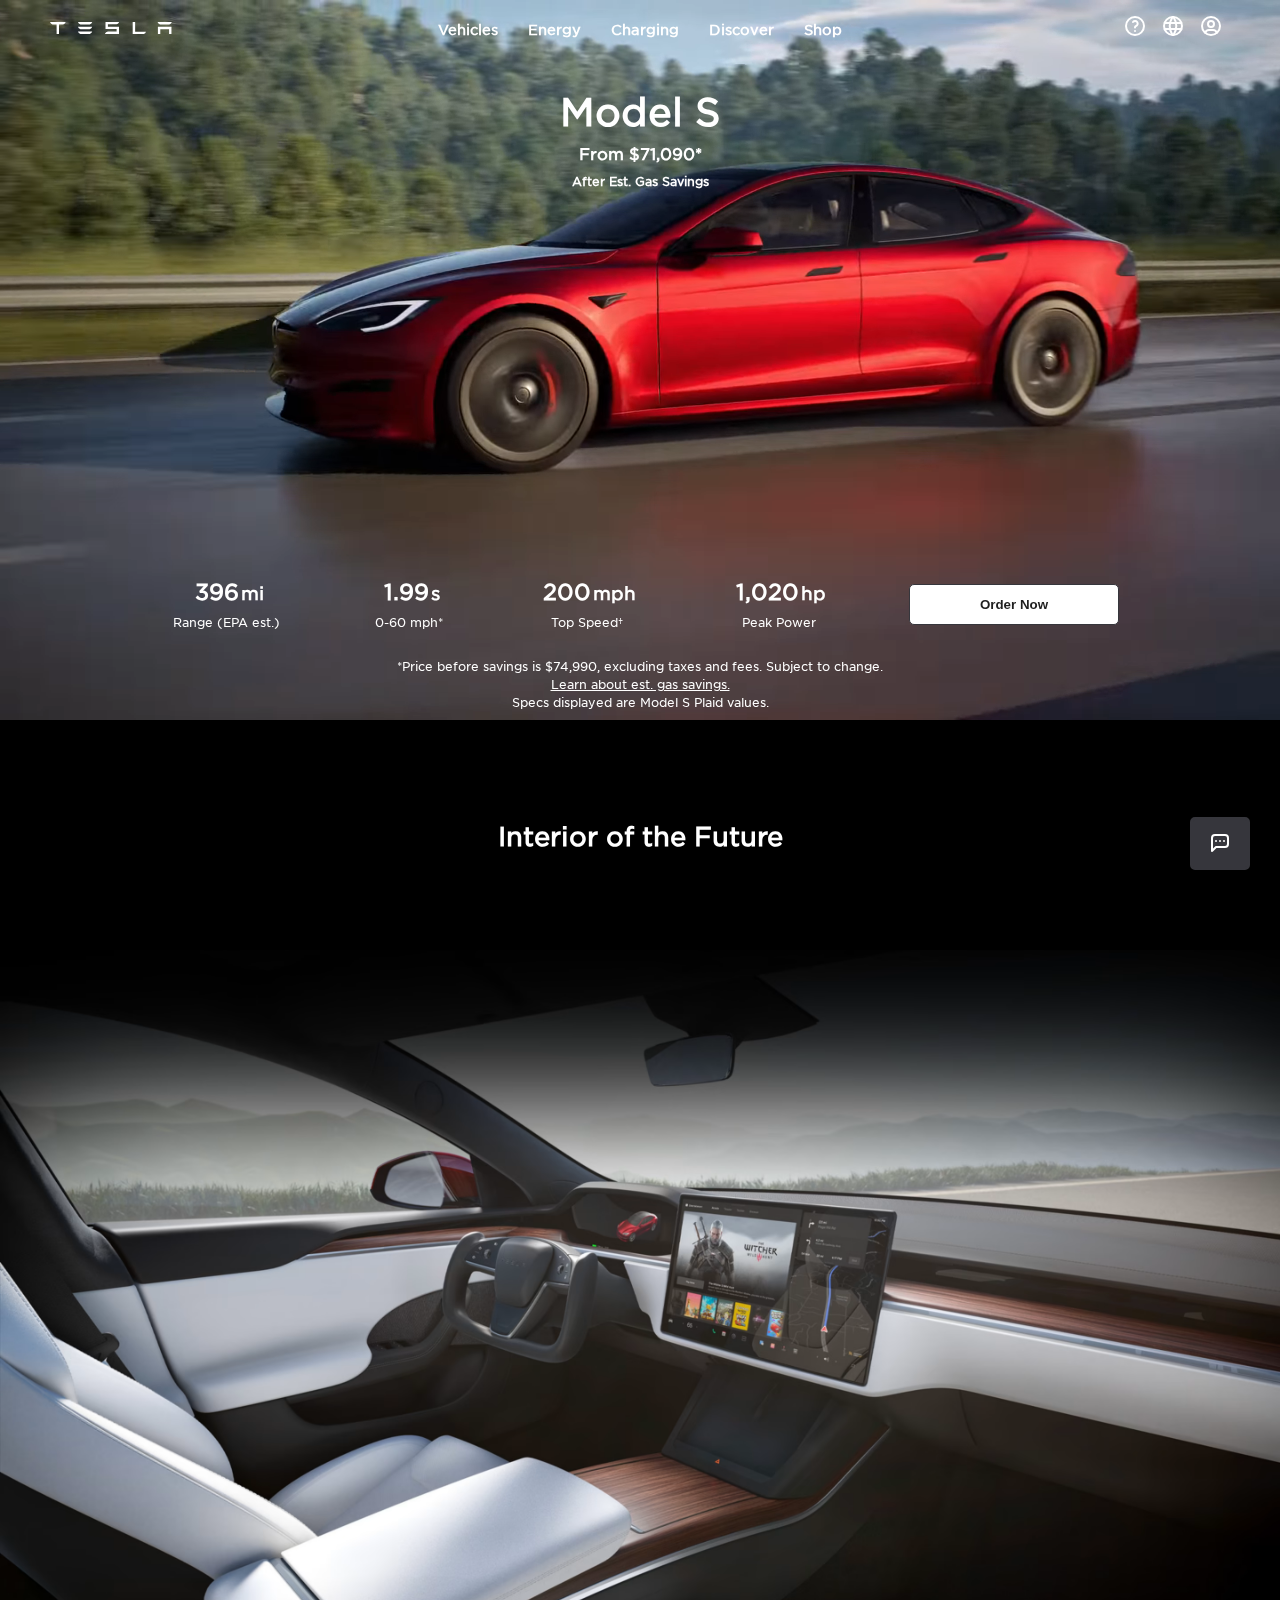
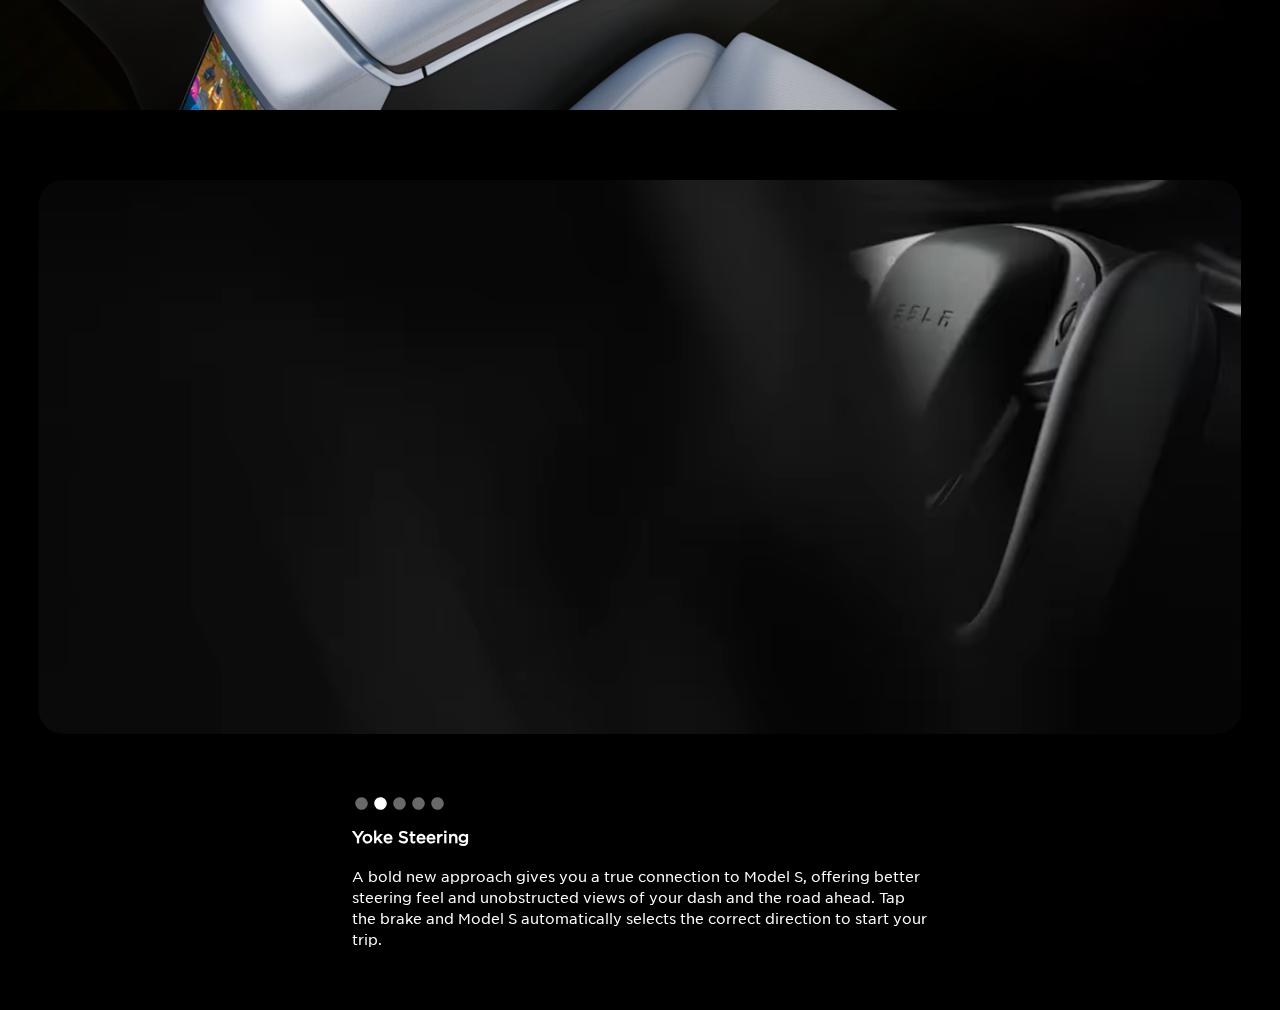
<file: index.html>
<!DOCTYPE html>
<html lang="en">

<head>
  <meta charset="UTF-8">
  <meta name="viewport" content="width=device-width, initial-scale=1.0">
  <title>Model S | Tesla</title>
  <link rel="stylesheet" href="./assets/css/style.css">
  <link rel="shortcut icon" href="./assets/img/favicon-196x196.png" type="image/x-icon">
</head>

<body>

  <header id="main-header">
    <nav id="navbar">
      <section class="container">
        <a href="#"><img id="svg-header-logo" class="filter-white" src="./assets/img/tesla-header-logo.svg" alt="Tesla logo"></a>

        <section id="navbar-mid-section">
          <ul>
            <li><a href="#" class="btn">Vehicles</a></li>
            <li><a href="#" class="btn">Energy</a></li>
            <li><a href="#" class="btn">Charging</a></li>
            <li><a href="#" class="btn">Discover</a></li>
            <li><a href="#" class="btn">Shop</a></li>
          </ul>
        </section>

        <section id="navbar-right-section">
          <ul>
            <li><a href="#"><img src="./assets/img/tabler-icons/help.svg" alt="help icon for support" class="filter-white"></a></li>
            <li><a href="#"><img src="./assets/img/tabler-icons/world.svg" alt="globe icon for regions and countires" class="filter-white"></a></li>
            <li><a href="#"><img src="./assets/img/tabler-icons/user-circle.svg" alt="user profile icon" class="filter-white"></a></li>
          </ul>
        </section>
      </section>
    </nav>
  </header>

  <main>

    <button id="fixed-chat-button"><img src="./assets/img/tabler-icons/message-dots.svg" alt="chat icon"
        class="filter-white"></button>

    <section id="section1" class="page-section">
      <video class="fitted-video" playsinline autoplay muted loop>
        <source src="./assets/vids/video1.webm">
      </video>

      <section id="main-info">
        <h1>Model S</h1>
        <h2>From $71,090*</h2>
        <p>After Est. Gas Savings</p>
      </section>

      <section id="main-details">
        <section class="detail-section">
          <h2>396 <span class="unit">mi</span></h2>
          <p>Range (EPA est.)</p>
        </section>
        <section class="detail-section">
          <h2>1.99 <span class="unit">s</span></h2>
          <p>0-60 mph*</p>
        </section>
        <section class="detail-section">
          <h2>200 <span class="unit">mph</span></h2>
          <p>Top Speed†</p>
        </section>
        <section class="detail-section">
          <h2>1,020 <span class="unit">hp</span></h2>
          <p>Peak Power</p>
        </section>
        <button>Order Now</button>
      </section>

      <footer>
        <p>*Price before savings is $74,990, excluding taxes and fees. Subject to change. <br>
          <a href="#">Learn about est. gas savings.</a> <br>
          Specs displayed are Model S Plaid values.
        </p>
      </footer>

    </section>

    <section id="section2" class="page-section">
      <h1>Interior of the Future</h1>
      <section class="bg-image"></section>
    </section>

    <section id="section3" class="page-section">
      <video playsinline autoplay muted loop src="./assets/vids/video3.webm"></video>
      
      <section id="section3-features">
        <section class="gallery-buttons">
          <ul>
            <li><a href="#"><img class="filter-grey" src="./assets/img/tabler-icons/circle-filled.svg" alt=""></a></li>
            <li><a href="#"><img class="filter-white" src="./assets/img/tabler-icons/circle-filled.svg" alt=""></a></li>
            <li><a href="#"><img class="filter-grey" src="./assets/img/tabler-icons/circle-filled.svg" alt=""></a></li>
            <li><a href="#"><img class="filter-grey" src="./assets/img/tabler-icons/circle-filled.svg" alt=""></a></li>
            <li><a href="#"><img class="filter-grey" src="./assets/img/tabler-icons/circle-filled.svg" alt=""></a></li>
          </ul>
        </section>
        <section id="feature-info">
          <h1>Yoke Steering</h1>
          <p>A bold new approach gives you a true connection to Model S, offering better steering feel and unobstructed views of your dash and the road ahead. Tap the brake and Model S automatically selects the correct direction to start your trip. </p>
        </section>
      </section>
    </section>
  </main>
</body>

</html>
</file>
<file: assets/css/style.css>
@font-face {
  font-family: GothamFont1;
  src: url("./../fonts/GothamSSm-Book_Web.woff2");
}

/* Reset */
* {
  margin: 0;
  padding: 0;
  box-sizing: border-box;
}

body {
  font-family: GothamFont1, 'Segoe UI', Tahoma, Geneva, Verdana, sans-serif;
  color: white;
}

/* Utilities */
.page-section {
  width: 100%;
  height: 720px;
  background: black;
  overflow: hidden;
}

.container {
  margin: auto;
  min-width: 400px;
  max-width: 1220px;
  overflow: auto;
  padding: 10px;
}

.fitted-video {
  width: 100%;
  height: 100%;
  object-fit: cover;
  overflow: hidden;
  position: absolute;
  z-index: -1;
}

.btn {
  text-decoration: none;
  color: white;
  border-radius: 5px;
  padding: 5px 10px;
  cursor: pointer;
}

/* SVG */
/* In order to get these filter values for colors from hexcodes I'm using this website https://isotropic.co/tool/hex-color-to-css-filter/ */
/* I used some icons from Tabler icons (an opensource and free website) */
.filter-black {
  filter: invert(0%) sepia(100%) saturate(0%) hue-rotate(268deg) brightness(106%) contrast(107%);
}

.filter-white {
  filter: invert(100%) sepia(0%) saturate(0%) hue-rotate(329deg) brightness(104%) contrast(102%);
}

.filter-grey {
  filter: invert(36%) sepia(100%) saturate(0%) hue-rotate(62deg) brightness(93%) contrast(95%);
}

/* Header & Nav Bar */
#main-header {
  position: absolute;
  width: 100%;
}

#navbar {
  color: white;
  overflow: auto;

  position: relative;

  z-index: 1;
}

#navbar .container {
  padding: 22px 20px;
  
}

#navbar #svg-header-logo {
  width: 122px;
  float: left;
  position: absolute;
}

#navbar #navbar-mid-section {
  width: fit-content;
  height: fit-content;
  margin: auto;
  overflow: auto;

  padding: 20px;


  position: absolute;
  top: 0;
  left: 50%;
  transform: translateX(-50%);
}

#navbar #navbar-right-section {
  width: fit-content;

  overflow: visible;

  margin-top: -10px;

  float: right;
}

#navbar ul li {
  list-style: none;
  float: left;
}

#navbar #navbar-right-section ul{
  overflow: visible;
}

#navbar #navbar-right-section ul li{
  overflow: visible;
  margin: 2px;
}


#navbar ul li a:hover
 {
  background-color: rgba(46, 46, 46, 0.4);
  backdrop-filter: blur(5px);
}

#navbar #navbar-mid-section ul li {
  font-size: 14px;
  font-weight: 600;
  margin: 0px;
}

#navbar #navbar-mid-section ul li a {
  padding: 10px 15px;
}

#navbar #navbar-right-section ul li a {
  border-radius: 5px;
  padding: 12px 5px 0px 5px;
}
#navbar #navbar-right-section ul li img:hover{
  cursor: pointer;
}

/* Fixed Chat Button */
#fixed-chat-button {
  position:fixed;
  bottom: 30px;
  right: 30px;
  padding: 10px 15px;
  z-index: 1;

  background-color: #36363c;
  border-radius: 5px;
  border: solid #36363c;
  
}
#fixed-chat-button:hover {
  cursor: pointer;
}

/* First Page */
#main-info{
  width: 100%;
  height: 100px;
  margin: auto;
  
  position: relative;
  top: 90px;

  text-align: center;
  font-weight: bold;
}

#main-info h1{
  font-size: 38px;
  margin-bottom: 10px;
}

#main-info h2{
  font-size: 16px;
  margin-bottom: 10px;
}

#main-info p{
  font-size: 12px;
}

#section1 {
  position: relative;
  background: none;

  width: 100%;
}

#main-details{
  width: 80%;
  height: fit-content;
  margin: auto;
  overflow: auto;

  text-align: center;


  position: absolute;
  bottom: 60px;
  left: 50%;
  transform: translateX(-50%);

  z-index: 1;

}

#main-details .detail-section {
  text-align: center;
  float: left;

  margin: 30px 50px;
}

#main-details button{
  padding: 12px 70px;
  font-weight: 600;
  background-color: white;
  border: #36363c solid 1px;
  border-radius: 5px;

  color: #1f1f1f;
  
  margin-top: 35px;
}

#main-details .detail-section h2 {
  font-size: 22px;
  margin-bottom: 10px;
}
#main-details .detail-section .unit {
  font-size: 18px;
  margin-left: -5px;
}
#main-details .detail-section p {
  font-size: 12px;
  margin-left: -5px;
}



#section1 footer {
  text-align: center;

  width: 100%;
  height: fit-content;
  margin: auto;

  position: absolute;
  bottom: 10px;
}

#section1 footer p {
  font-size: 12px;
  color: white;
}

#section1 footer p a {
  color: white;
  line-height: 1.7em;
}

#section1 footer p a:hover {
 font-weight: bold;
}

/* Section 2 */
#section2 {
  height: 990px;
  position: relative;
}

#section2 h1 {
  text-align: center;
  font-size: 26px;
  padding-top: 100px;
}

.bg-image {
  width: 100%;
  height: 760px;
  background: url("./../img/background2.avif") no-repeat center bottom/cover;
  position: absolute;
  bottom: 0px;
}

/* Section 3 */
#section3 {
  height: 900px;
  text-align: center;
  position: relative;
}

#section3 video{
  width: 94%;
  border-radius: 25px;

  position: absolute;
  top: 70px;
  left: 50%;
  transform: translateX(-50%);
}

#section3-features{
  text-align: left;
  width: 45%;

  position: absolute;
  bottom: 60px;
  left: 50%;
  transform: translateX(-50%);
}

#section3-features h1 {
  font-size: 16px;
  margin-top: 10px;
  margin-bottom: 20px;
}
#section3-features p {
  font-size: 14px;
  line-height: 1.5em;
}

.gallery-buttons {
  overflow: auto;
}
.gallery-buttons ul {
  list-style: none;
}
.gallery-buttons ul li {
  float: left;
  margin: 2px;
}
.gallery-buttons ul li a img {
  width: 15px;
}
</file>
